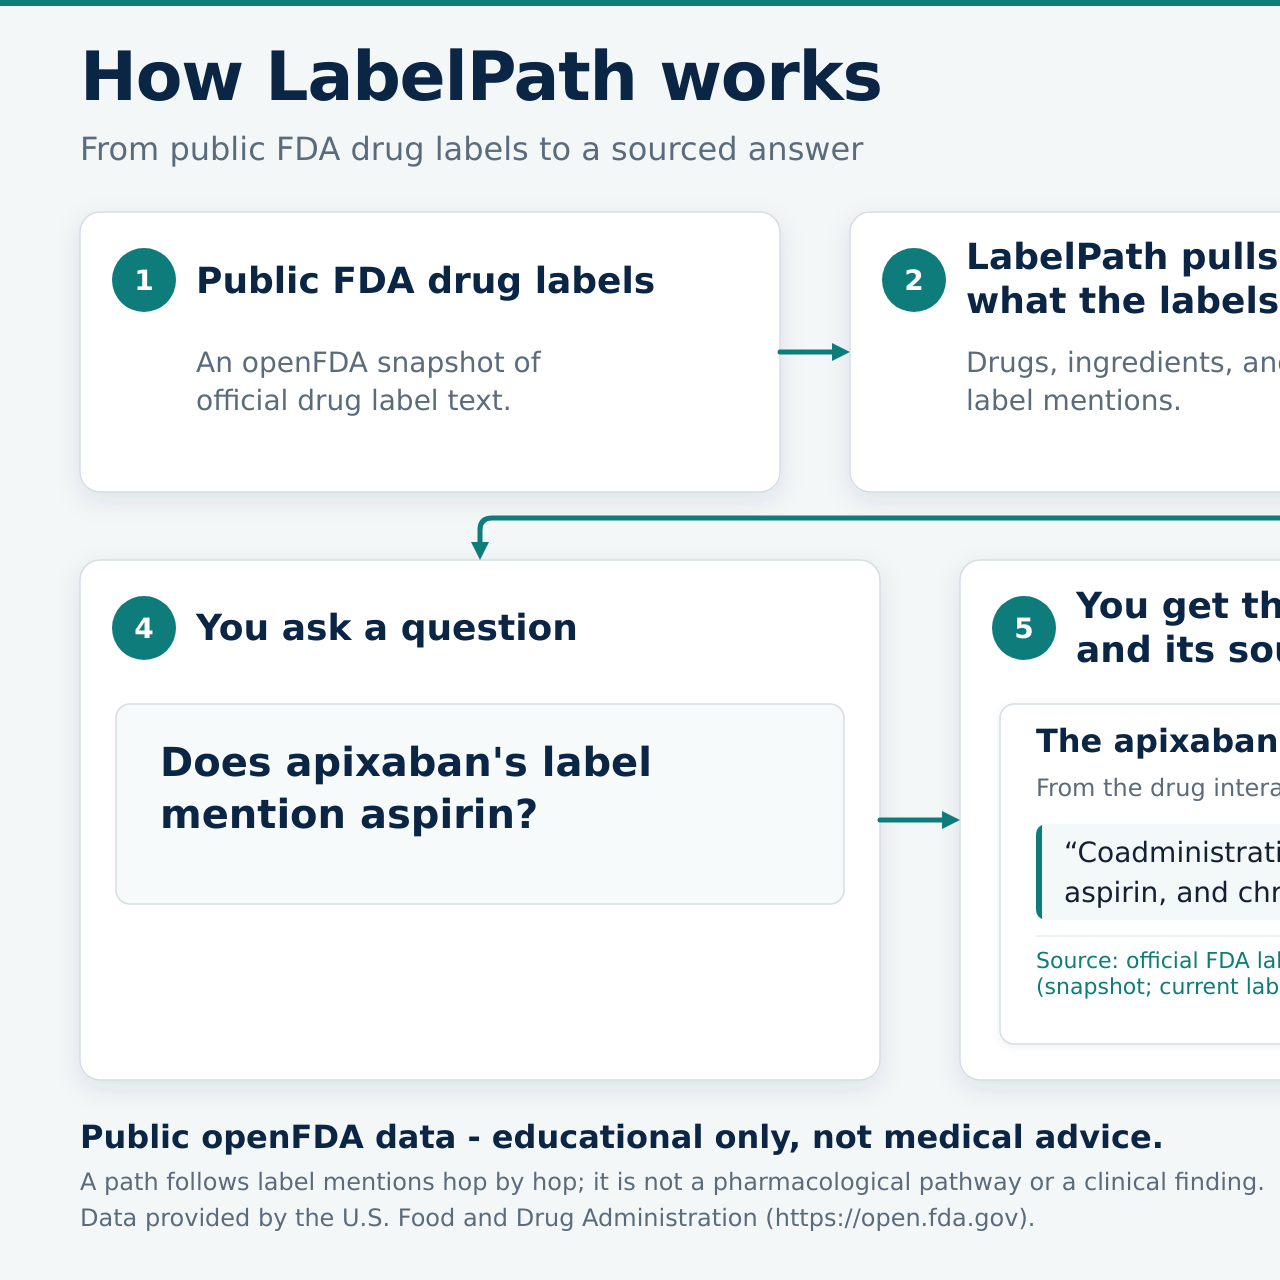
<file: docs/img/src/labelpath-flow.html>
<!doctype html>
<html lang="en">
<head>
<meta charset="utf-8">
<title>How LabelPath works</title>
<style>
  @font-face {
    font-family: Inter;
    src: url("file:///usr/share/fonts/truetype/sand-box/google/Inter/Inter-VariableFont_opsz,wght.ttf") format("truetype");
    font-weight: 100 900;
    font-style: normal;
    font-display: block;
  }
  html, body {
    margin: 0;
    padding: 0;
    background: #F4F7F8;
  }
  svg {
    display: block;
    font-family: Inter, "Noto Sans", "DejaVu Sans", Arial, sans-serif;
    text-rendering: geometricPrecision;
    shape-rendering: geometricPrecision;
  }
</style>
</head>
<body>
<svg xmlns="http://www.w3.org/2000/svg" width="2400" height="1280" viewBox="0 0 2400 1280">
  <defs>
    <filter id="cardShadow" x="-6%" y="-8%" width="112%" height="124%">
      <feDropShadow dx="0" dy="8" stdDeviation="12" flood-color="#0B2545" flood-opacity="0.10"/>
    </filter>
    <filter id="innerShadow" x="-4%" y="-6%" width="108%" height="116%">
      <feDropShadow dx="0" dy="2" stdDeviation="4" flood-color="#0B2545" flood-opacity="0.06"/>
    </filter>

      <clipPath id="quoteClip"><rect x="1036" y="824" width="1208" height="96" rx="10" ry="10"/></clipPath>
  </defs>

  <!-- canvas -->
  <rect width="2400" height="1280" fill="#F4F7F8"/>
  <rect width="2400" height="6" fill="#0E7C7B"/>

  <!-- title -->
  <text x="80" y="100" fill="#0B2545" font-size="68" font-weight="800" letter-spacing="-1.2">How LabelPath works</text>
  <text x="80" y="160" fill="#5A6B7C" font-size="32" font-weight="400">From public FDA drug labels to a sourced answer</text>

  <!-- ===== Row 1: steps 1–3 ===== -->
  <!-- card 1 -->
  <rect x="80" y="212" width="700" height="280" rx="20" ry="20" fill="#FFFFFF" stroke="#D5DEE4" stroke-width="1.5" filter="url(#cardShadow)"/>
  <circle cx="144" cy="280" r="32" fill="#0E7C7B"/>
  <text x="144" y="280" text-anchor="middle" dominant-baseline="central" fill="#FFFFFF" font-size="28" font-weight="700">1</text>
  <text x="196" y="293" fill="#0B2545" font-size="36" font-weight="650">Public FDA drug labels</text>
  <text x="196" y="372" fill="#5A6B7C" font-size="28" font-weight="400">
    <tspan x="196" dy="0">An openFDA snapshot of</tspan>
    <tspan x="196" dy="38">official drug label text.</tspan>
  </text>

  <!-- card 2 -->
  <rect x="850" y="212" width="700" height="280" rx="20" ry="20" fill="#FFFFFF" stroke="#D5DEE4" stroke-width="1.5" filter="url(#cardShadow)"/>
  <circle cx="914" cy="280" r="32" fill="#0E7C7B"/>
  <text x="914" y="280" text-anchor="middle" dominant-baseline="central" fill="#FFFFFF" font-size="28" font-weight="700">2</text>
  <text x="966" y="269" fill="#0B2545" font-size="36" font-weight="650">
    <tspan x="966" dy="0">LabelPath pulls out</tspan>
    <tspan x="966" dy="44">what the labels say</tspan>
  </text>
  <text x="966" y="372" fill="#5A6B7C" font-size="28" font-weight="400">
    <tspan x="966" dy="0">Drugs, ingredients, and</tspan>
    <tspan x="966" dy="38">label mentions.</tspan>
  </text>

  <!-- card 3 -->
  <rect x="1620" y="212" width="700" height="280" rx="20" ry="20" fill="#FFFFFF" stroke="#D5DEE4" stroke-width="1.5" filter="url(#cardShadow)"/>
  <circle cx="1684" cy="280" r="32" fill="#0E7C7B"/>
  <text x="1684" y="280" text-anchor="middle" dominant-baseline="central" fill="#FFFFFF" font-size="28" font-weight="700">3</text>
  <text x="1736" y="269" fill="#0B2545" font-size="36" font-weight="650">
    <tspan x="1736" dy="0">Stores them as</tspan>
    <tspan x="1736" dy="44">connected facts</tspan>
  </text>
  <text x="1736" y="372" fill="#5A6B7C" font-size="28" font-weight="400">
    <tspan x="1736" dy="0">In a Relate graph that lives</tspan>
    <tspan x="1736" dy="38">on your computer.</tspan>
  </text>


  <!-- ===== Row 2: steps 4–5 ===== -->
  <!-- card 4 -->
  <rect x="80" y="560" width="800" height="520" rx="20" ry="20" fill="#FFFFFF" stroke="#D5DEE4" stroke-width="1.5" filter="url(#cardShadow)"/>
  <circle cx="144" cy="628" r="32" fill="#0E7C7B"/>
  <text x="144" y="628" text-anchor="middle" dominant-baseline="central" fill="#FFFFFF" font-size="28" font-weight="700">4</text>
  <text x="196" y="640" fill="#0B2545" font-size="36" font-weight="650">You ask a question</text>

  <!-- question panel, like a query field -->
  <rect x="116" y="704" width="728" height="200" rx="14" ry="14" fill="#F7FAFA" stroke="#D5DEE4" stroke-width="1.5"/>
  <text x="160" y="776" fill="#0B2545" font-size="40" font-weight="600">
    <tspan x="160" dy="0">Does apixaban's label</tspan>
    <tspan x="160" dy="52">mention aspirin?</tspan>
  </text>

  <!-- card 5 -->
  <rect x="960" y="560" width="1360" height="520" rx="20" ry="20" fill="#FFFFFF" stroke="#D5DEE4" stroke-width="1.5" filter="url(#cardShadow)"/>
  <circle cx="1024" cy="628" r="32" fill="#0E7C7B"/>
  <text x="1024" y="628" text-anchor="middle" dominant-baseline="central" fill="#FFFFFF" font-size="28" font-weight="700">5</text>
  <text x="1076" y="618" fill="#0B2545" font-size="36" font-weight="650">
    <tspan x="1076" dy="0">You get the exact label quote</tspan>
    <tspan x="1076" dy="44">and its source link</tspan>
  </text>

  <!-- answer inner app card -->
  <rect x="1000" y="704" width="1280" height="340" rx="14" ry="14" fill="#FFFFFF" stroke="#D5DEE4" stroke-width="1.5" filter="url(#innerShadow)"/>
  <text x="1036" y="752" fill="#0B2545" font-size="32" font-weight="600">The apixaban label mentions aspirin.</text>
  <text x="1036" y="796" fill="#5A6B7C" font-size="24" font-weight="500">From the drug interactions section:</text>

  <!-- quote callout -->
  <rect x="1036" y="824" width="1208" height="96" rx="10" ry="10" fill="#F3F8F8"/>
  <rect x="1036" y="824" width="6" height="96" fill="#0E7C7B" clip-path="url(#quoteClip)"/>
  <text x="1064" y="862" fill="#142033" font-size="28" font-weight="400">
    <tspan x="1064" dy="0">“Coadministration of antiplatelet agents, fibrinolytics, heparin,</tspan>
    <tspan x="1064" dy="40">aspirin, and chronic NSAID use increases the risk of bleeding.”</tspan>
  </text>

  <line x1="1036" y1="936" x2="2244" y2="936" stroke="#E6EEF1" stroke-width="1.5"/>
  <text x="1036" y="968" fill="#0E7C7B" font-size="22" font-weight="500">
    <tspan x="1036" dy="0">Source: official FDA label on DailyMed</tspan>
    <tspan x="1036" dy="26">(snapshot; current label may differ)</tspan>
  </text>

  <!-- arrows: 1→2, 2→3, 3→4 (elbow), 4→5; each tip/tail sits on a box edge -->
  <line x1="780" y1="352" x2="834" y2="352" stroke="#0E7C7B" stroke-width="5" stroke-linecap="round"/><path d="M832 343 L850 352 L832 361 Z" fill="#0E7C7B"/>
  <line x1="1550" y1="352" x2="1604" y2="352" stroke="#0E7C7B" stroke-width="5" stroke-linecap="round"/><path d="M1602 343 L1620 352 L1602 361 Z" fill="#0E7C7B"/>
  <path d="M1970 492 L1970 506 Q1970 518 1958 518 L492 518 Q480 518 480 530 L480 544"
        fill="none" stroke="#0E7C7B" stroke-width="5" stroke-linecap="round" stroke-linejoin="round"/>
  <path d="M471 542 L480 560 L489 542 Z" fill="#0E7C7B"/>
  <line x1="880" y1="820" x2="944" y2="820" stroke="#0E7C7B" stroke-width="5" stroke-linecap="round"/><path d="M942 811 L960 820 L942 829 Z" fill="#0E7C7B"/>

  <!-- footer -->
  <text x="80" y="1148" fill="#0B2545" font-size="32" font-weight="650">Public openFDA data - educational only, not medical advice.</text>
  <text x="80" y="1190" fill="#5A6B7C" font-size="24" font-weight="400">A path follows label mentions hop by hop; it is not a pharmacological pathway or a clinical finding.</text>
  <text x="80" y="1226" fill="#5A6B7C" font-size="24" font-weight="400">Data provided by the U.S. Food and Drug Administration (https://open.fda.gov).</text>
</svg>
</body>
</html>
</file>
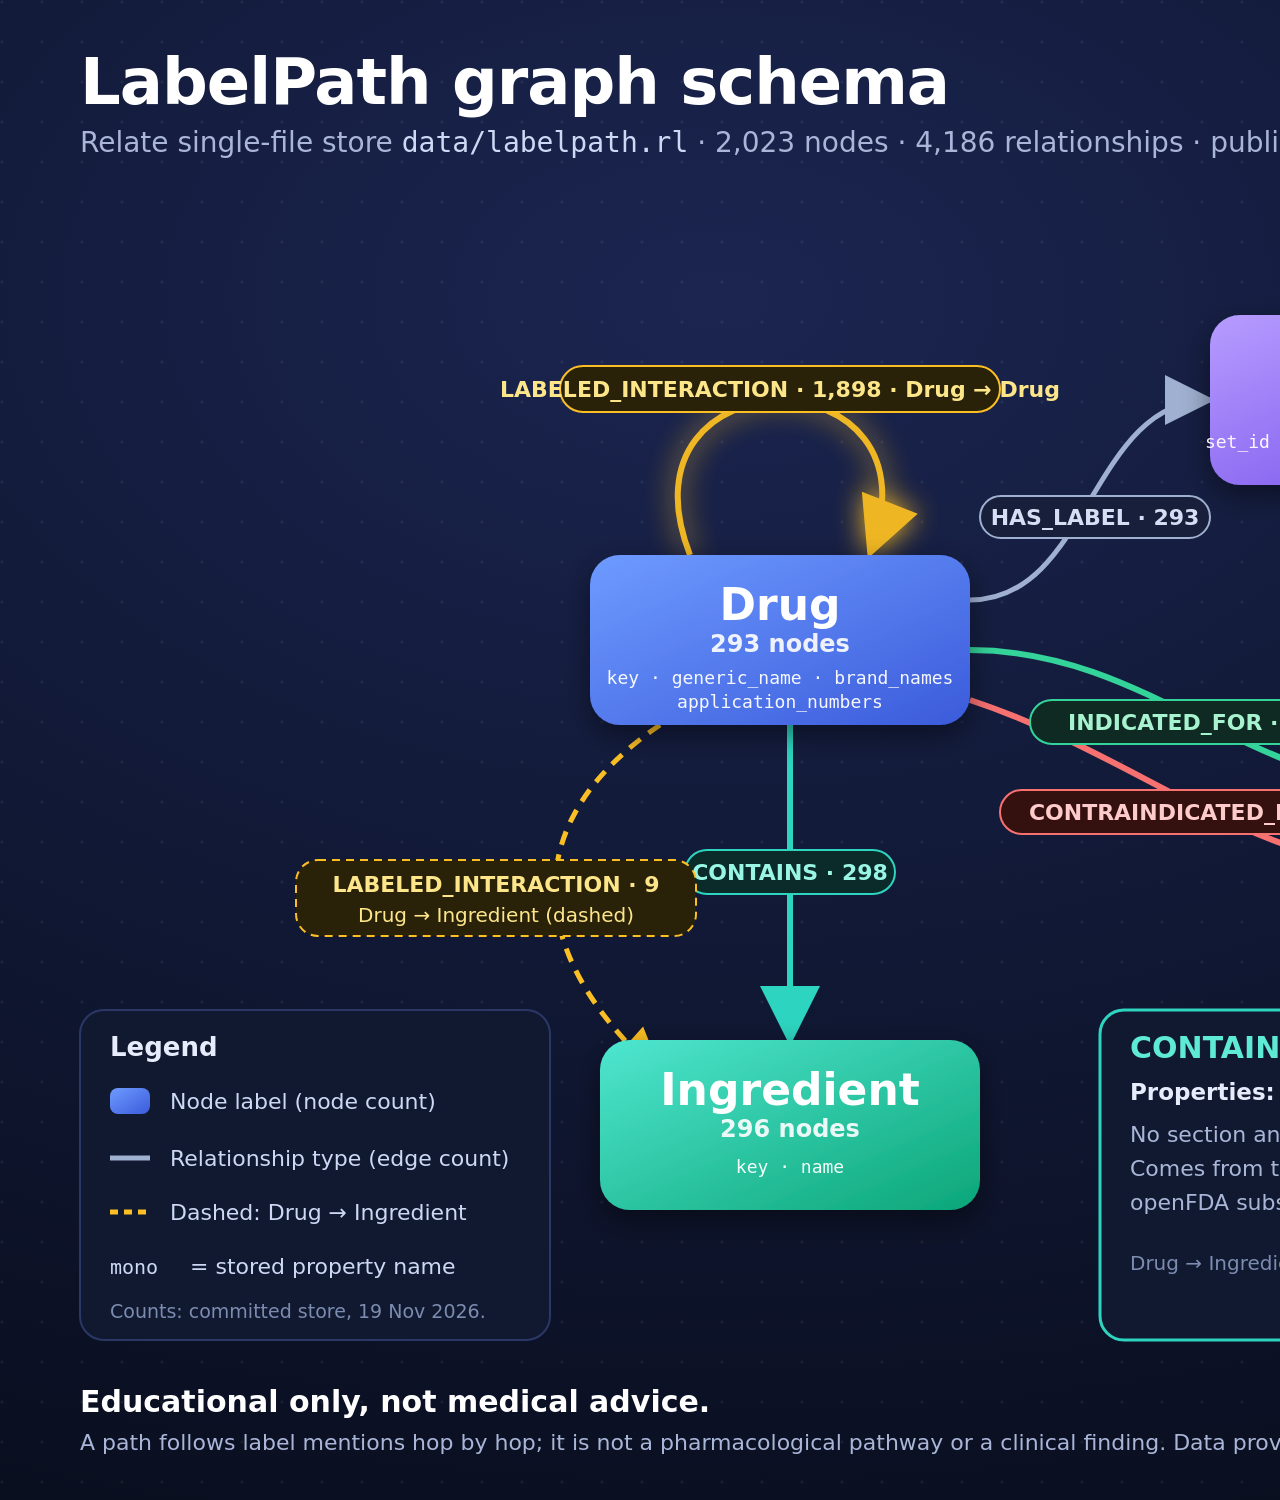
<file: docs/img/src/labelpath-schema.html>
<!doctype html><html><head><meta charset="utf-8"><style>
html,body{margin:0;padding:0;background:#0b1020}
svg{display:block;font-family:'Noto Sans','DejaVu Sans',Arial,sans-serif}
.mono{font-family:'DejaVu Sans Mono','Noto Sans Mono',monospace}
</style></head><body>
<svg xmlns="http://www.w3.org/2000/svg" width="2400" height="1500" viewBox="0 0 2400 1500">
<defs>
 <radialGradient id="bg" cx="30%" cy="20%" r="95%"><stop offset="0" stop-color="#1b2550"/><stop offset="0.55" stop-color="#0f1630"/><stop offset="1" stop-color="#080c1a"/></radialGradient>
 <pattern id="dots" width="40" height="40" patternUnits="userSpaceOnUse"><circle cx="2" cy="2" r="1.6" fill="#ffffff" opacity="0.06"/></pattern>
 <filter id="glow" x="-30%" y="-30%" width="160%" height="160%"><feGaussianBlur stdDeviation="14" result="b"/><feMerge><feMergeNode in="b"/><feMergeNode in="SourceGraphic"/></feMerge></filter>
 <filter id="shadow" x="-20%" y="-20%" width="140%" height="150%"><feDropShadow dx="0" dy="10" stdDeviation="14" flood-color="#000" flood-opacity="0.45"/></filter>
 <linearGradient id="gDrug" x1="0" y1="0" x2="1" y2="1"><stop offset="0" stop-color="#6e9bff"/><stop offset="1" stop-color="#3b5bdb"/></linearGradient>
 <linearGradient id="gLabel" x1="0" y1="0" x2="1" y2="1"><stop offset="0" stop-color="#b79cff"/><stop offset="1" stop-color="#7048e8"/></linearGradient>
 <linearGradient id="gSection" x1="0" y1="0" x2="1" y2="1"><stop offset="0" stop-color="#ff8fc4"/><stop offset="1" stop-color="#d6336c"/></linearGradient>
 <linearGradient id="gIng" x1="0" y1="0" x2="1" y2="1"><stop offset="0" stop-color="#4ee6cf"/><stop offset="1" stop-color="#0ca678"/></linearGradient>
 <linearGradient id="gCond" x1="0" y1="0" x2="1" y2="1"><stop offset="0" stop-color="#ffb066"/><stop offset="1" stop-color="#f08c00"/></linearGradient>
 <marker id="aGray" viewBox="0 0 12 12" refX="10" refY="6" markerWidth="12" markerHeight="12" orient="auto"><path d="M1 1 L11 6 L1 11 z" fill="#9fb0d0"/></marker>
 <marker id="aTeal" viewBox="0 0 12 12" refX="10" refY="6" markerWidth="12" markerHeight="12" orient="auto"><path d="M1 1 L11 6 L1 11 z" fill="#2dd4bf"/></marker>
 <marker id="aGreen" viewBox="0 0 12 12" refX="10" refY="6" markerWidth="12" markerHeight="12" orient="auto"><path d="M1 1 L11 6 L1 11 z" fill="#34d399"/></marker>
 <marker id="aRed" viewBox="0 0 12 12" refX="10" refY="6" markerWidth="12" markerHeight="12" orient="auto"><path d="M1 1 L11 6 L1 11 z" fill="#f87171"/></marker>
 <marker id="aAmber" viewBox="0 0 12 12" refX="10" refY="6" markerWidth="12" markerHeight="12" orient="auto"><path d="M1 1 L11 6 L1 11 z" fill="#fbbf24"/></marker>
</defs>
<rect width="2400" height="1500" fill="url(#bg)"/><rect width="2400" height="1500" fill="url(#dots)"/>

<!-- title -->
<text x="80" y="104" fill="#ffffff" font-size="64" font-weight="800" letter-spacing="-1">LabelPath graph schema</text>
<text x="80" y="152" fill="#a9b6d8" font-size="28">Relate single-file store <tspan class="mono" fill="#cdd8f5">data/labelpath.rl</tspan> · 2,023 nodes · 4,186 relationships · public FDA label text (openFDA snapshot, 19 Nov 2026)</text>

<!-- EDGES -->
<!-- LABELED_INTERACTION self loop Drug->Drug -->
<path d="M 690 555 C 610 350, 950 350, 870 553" fill="none" stroke="#fbbf24" stroke-width="6" marker-end="url(#aAmber)" filter="url(#glow)" opacity="0.95"/>
<!-- HAS_LABEL -->
<path d="M 970 600 C 1090 600, 1090 400, 1210 400" fill="none" stroke="#9fb0d0" stroke-width="5" marker-end="url(#aGray)"/>
<!-- HAS_SECTION -->
<line x1="1590" y1="400" x2="1958" y2="400" stroke="#9fb0d0" stroke-width="5" marker-end="url(#aGray)"/>
<!-- INDICATED_FOR -->
<path d="M 970 650 C 1150 650, 1250 790, 1430 790" fill="none" stroke="#34d399" stroke-width="6" marker-end="url(#aGreen)"/>
<!-- CONTRAINDICATED_IN -->
<path d="M 970 700 C 1150 760, 1250 870, 1430 870" fill="none" stroke="#f87171" stroke-width="6" marker-end="url(#aRed)"/>
<!-- CONTAINS -->
<line x1="790" y1="725" x2="790" y2="1040" stroke="#2dd4bf" stroke-width="6" marker-end="url(#aTeal)"/>
<!-- LABELED_INTERACTION Drug->Ingredient (dashed) -->
<path d="M 660 725 C 520 820, 520 950, 660 1075" fill="none" stroke="#fbbf24" stroke-width="5" stroke-dasharray="14 10" marker-end="url(#aAmber)"/>

<!-- EDGE LABEL PILLS -->
<g font-size="22" font-weight="700" text-anchor="middle">
 <rect x="560" y="366" width="440" height="46" rx="23" fill="#2a2208" stroke="#fbbf24" stroke-width="2"/>
 <text x="780" y="397" fill="#fde68a">LABELED_INTERACTION · 1,898 · Drug → Drug</text>
 <rect x="980" y="496" width="230" height="42" rx="21" fill="#171f3b" stroke="#9fb0d0" stroke-width="2"/>
 <text x="1095" y="525" fill="#d5def3">HAS_LABEL · 293</text>
 <rect x="1598" y="336" width="354" height="42" rx="21" fill="#171f3b" stroke="#9fb0d0" stroke-width="2"/>
 <text x="1775" y="365" fill="#d5def3" font-size="21">HAS_SECTION {kind} · 1,062</text>
 <rect x="1030" y="700" width="340" height="44" rx="22" fill="#0e2a22" stroke="#34d399" stroke-width="2"/>
 <text x="1200" y="730" fill="#a7f3d0">INDICATED_FOR · 426</text>
 <rect x="1000" y="790" width="400" height="44" rx="22" fill="#34100f" stroke="#f87171" stroke-width="2"/>
 <text x="1200" y="820" fill="#fecaca">CONTRAINDICATED_IN · 200</text>
 <rect x="685" y="850" width="210" height="44" rx="22" fill="#0b2a2a" stroke="#2dd4bf" stroke-width="2"/>
 <text x="790" y="880" fill="#99f6e4">CONTAINS · 298</text>
 <rect x="296" y="860" width="400" height="76" rx="22" fill="#2a2208" stroke="#fbbf24" stroke-width="2" stroke-dasharray="8 6"/>
 <text x="496" y="892" fill="#fde68a">LABELED_INTERACTION · 9</text>
 <text x="496" y="922" fill="#fde68a" font-weight="500" font-size="20">Drug → Ingredient (dashed)</text>
</g>

<!-- NODES -->
<g filter="url(#shadow)">
 <!-- Drug -->
 <rect x="590" y="555" width="380" height="170" rx="30" fill="url(#gDrug)"/>
 <!-- Label -->
 <rect x="1210" y="315" width="380" height="170" rx="30" fill="url(#gLabel)"/>
 <!-- Section -->
 <rect x="1960" y="315" width="380" height="170" rx="30" fill="url(#gSection)"/>
 <!-- Condition -->
 <rect x="1430" y="745" width="380" height="170" rx="30" fill="url(#gCond)"/>
 <!-- Ingredient -->
 <rect x="600" y="1040" width="380" height="170" rx="30" fill="url(#gIng)"/>
</g>
<g fill="#ffffff" text-anchor="middle">
 <text x="780" y="620" font-size="44" font-weight="800">Drug</text><text x="780" y="652" font-size="24" font-weight="600" opacity="0.9">293 nodes</text>
 <text x="780" y="684" class="mono" font-size="18" opacity="0.95">key · generic_name · brand_names</text><text x="780" y="708" class="mono" font-size="18" opacity="0.95">application_numbers</text>
 <text x="1400" y="380" font-size="44" font-weight="800">Label</text><text x="1400" y="412" font-size="24" font-weight="600" opacity="0.9">293 nodes</text>
 <text x="1400" y="448" class="mono" font-size="18" opacity="0.95">set_id · effective_time · source_url</text>
 <text x="2150" y="380" font-size="44" font-weight="800">Section</text><text x="2150" y="412" font-size="24" font-weight="600" opacity="0.9">1,062 nodes</text>
 <text x="2150" y="448" class="mono" font-size="18" opacity="0.95">kind · text</text>
 <text x="1620" y="810" font-size="44" font-weight="800">Condition</text><text x="1620" y="842" font-size="24" font-weight="600" opacity="0.9">79 nodes</text>
 <text x="1620" y="878" class="mono" font-size="18" opacity="0.95">key · name</text>
 <text x="790" y="1105" font-size="44" font-weight="800">Ingredient</text><text x="790" y="1137" font-size="24" font-weight="600" opacity="0.9">296 nodes</text>
 <text x="790" y="1173" class="mono" font-size="18" opacity="0.95">key · name</text>
</g>

<!-- PROPERTY CARDS -->
<g>
 <rect x="1100" y="1010" width="390" height="330" rx="24" fill="#10192f" stroke="#2dd4bf" stroke-width="3"/>
 <text x="1130" y="1058" fill="#5eead4" font-size="30" font-weight="800">CONTAINS</text>
 <text x="1130" y="1100" fill="#e6ecfb" font-size="23" font-weight="700">Properties: none</text>
 <text x="1130" y="1142" fill="#a9b6d8" font-size="22">No section and no snippet.</text>
 <text x="1130" y="1176" fill="#a9b6d8" font-size="22">Comes from the structured</text>
 <text x="1130" y="1210" fill="#a9b6d8" font-size="22">openFDA substance list.</text>
 <text x="1130" y="1270" fill="#7c8bb0" font-size="20">Drug → Ingredient · 298</text>

 <rect x="1520" y="1010" width="390" height="330" rx="24" fill="#10192f" stroke="#34d399" stroke-width="3"/>
 <text x="1550" y="1052" fill="#6ee7b7" font-size="27" font-weight="800">INDICATED_FOR</text>
 <text x="1550" y="1088" fill="#fca5a5" font-size="27" font-weight="800">CONTRAINDICATED_IN</text>
 <text x="1550" y="1138" fill="#e6ecfb" font-size="22" font-weight="700">Edge properties</text>
 <text x="1550" y="1176" fill="#cdd8f5" class="mono" font-size="22">source_kind</text>
 <text x="1550" y="1210" fill="#cdd8f5" class="mono" font-size="22">summary  (snippet)</text>
 <text x="1550" y="1244" fill="#cdd8f5" class="mono" font-size="22">source_set_id</text>
 <text x="1550" y="1292" fill="#7c8bb0" font-size="20">Drug → Condition · phrase match</text>
 <text x="1550" y="1320" fill="#7c8bb0" font-size="20">from the label section</text>

 <rect x="1940" y="1010" width="390" height="330" rx="24" fill="#10192f" stroke="#fbbf24" stroke-width="3"/>
 <text x="1970" y="1058" fill="#fcd34d" font-size="27" font-weight="800">LABELED_INTERACTION</text>
 <text x="1970" y="1100" fill="#e6ecfb" font-size="22" font-weight="700">Edge properties</text>
 <text x="1970" y="1138" fill="#cdd8f5" class="mono" font-size="22">source_kind</text>
 <text x="1970" y="1172" fill="#cdd8f5" class="mono" font-size="22">summary  (snippet)</text>
 <text x="1970" y="1206" fill="#cdd8f5" class="mono" font-size="22">source_set_id</text>
 <text x="1970" y="1240" fill="#cdd8f5" class="mono" font-size="22">matched_name</text>
 <text x="1970" y="1288" fill="#7c8bb0" font-size="20">A label mention, not a clinical</text>
 <text x="1970" y="1316" fill="#7c8bb0" font-size="20">finding · 1,907 edges</text>
</g>

<!-- LEGEND -->
<g>
 <rect x="80" y="1010" width="470" height="330" rx="24" fill="#10192f" stroke="#2b3866" stroke-width="2"/>
 <text x="110" y="1056" fill="#e6ecfb" font-size="26" font-weight="800">Legend</text>
 <g font-size="22" fill="#cdd8f5">
  <rect x="110" y="1088" width="40" height="26" rx="8" fill="url(#gDrug)"/><text x="170" y="1109">Node label (node count)</text>
  <line x1="110" y1="1158" x2="150" y2="1158" stroke="#9fb0d0" stroke-width="5"/><text x="170" y="1166">Relationship type (edge count)</text>
  <line x1="110" y1="1212" x2="150" y2="1212" stroke="#fbbf24" stroke-width="5" stroke-dasharray="8 6"/><text x="170" y="1220">Dashed: Drug → Ingredient</text>
  <text x="110" y="1274" class="mono" font-size="20" fill="#cdd8f5">mono</text><text x="190" y="1274">= stored property name</text>
 </g>
 <text x="110" y="1318" fill="#7c8bb0" font-size="19">Counts: committed store, 19 Nov 2026.</text>
</g>

<!-- FOOTER -->
<text x="80" y="1412" fill="#ffffff" font-size="30" font-weight="800">Educational only, not medical advice.</text>
<text x="80" y="1450" fill="#a9b6d8" font-size="22">A path follows label mentions hop by hop; it is not a pharmacological pathway or a clinical finding. Data provided by the U.S. Food and Drug Administration (https://open.fda.gov).</text>
</svg></body></html>
</file>
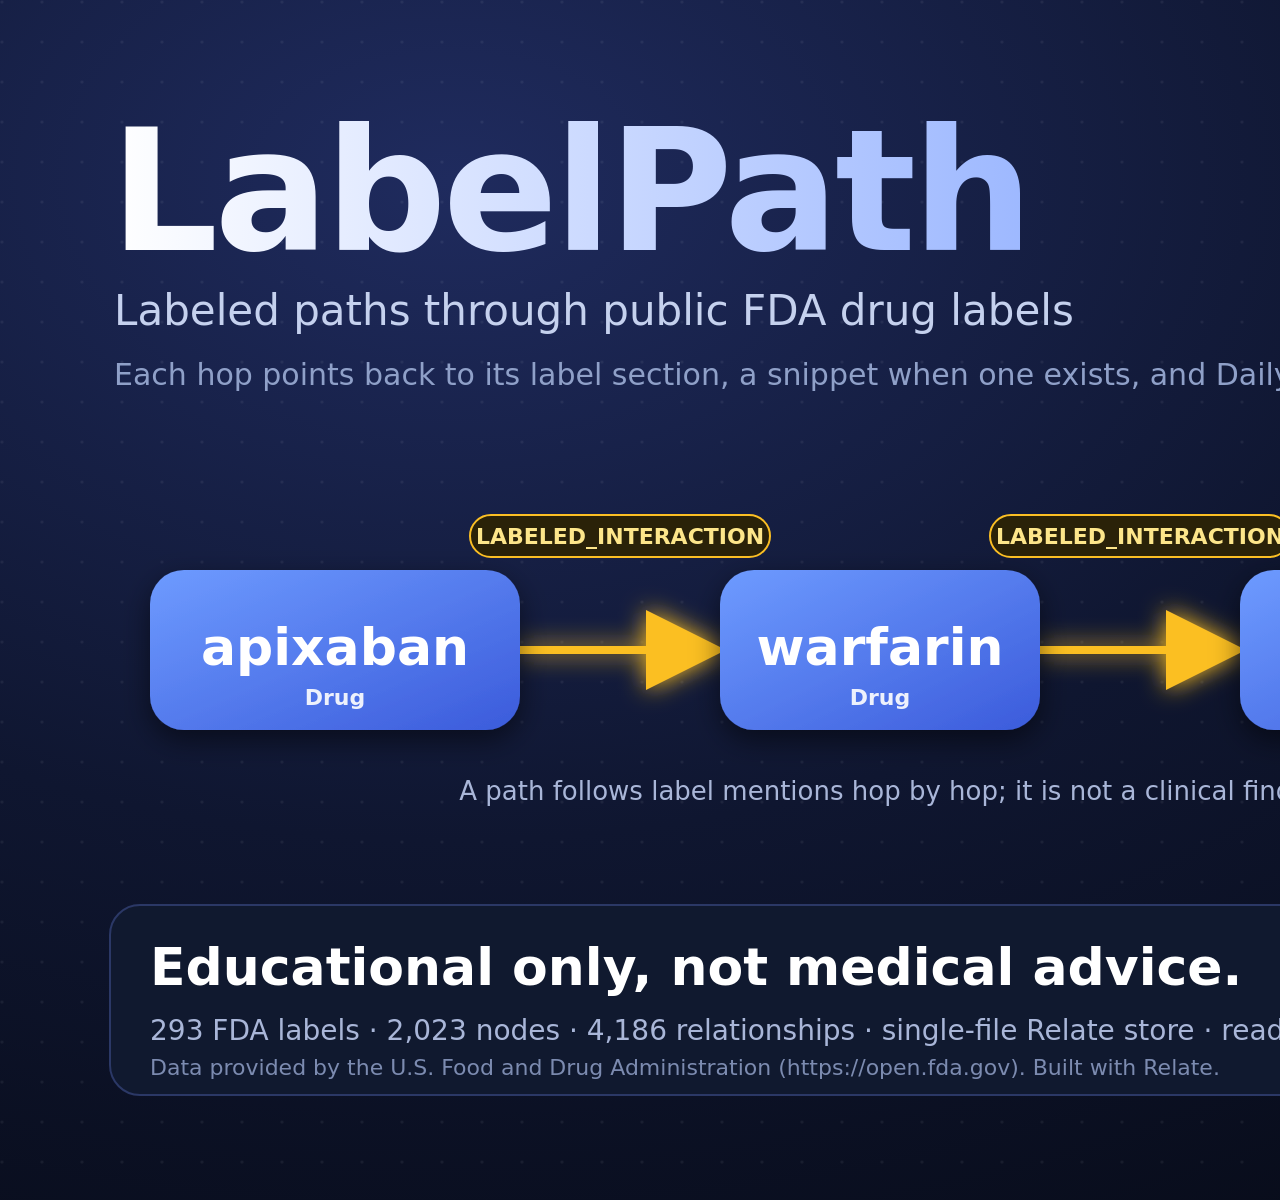
<file: docs/img/src/labelpath-thumbnail.html>
<!doctype html><html><head><meta charset="utf-8"><style>html,body{margin:0;background:#0b1020}svg{display:block;font-family:'Noto Sans','DejaVu Sans',Arial,sans-serif}.mono{font-family:'DejaVu Sans Mono',monospace}</style></head><body>
<svg xmlns="http://www.w3.org/2000/svg" width="1800" height="1200" viewBox="0 0 1800 1200">
<defs>
 <radialGradient id="bg" cx="25%" cy="15%" r="100%"><stop offset="0" stop-color="#1f2b5e"/><stop offset="0.55" stop-color="#0f1630"/><stop offset="1" stop-color="#080c1a"/></radialGradient>
 <pattern id="dots" width="40" height="40" patternUnits="userSpaceOnUse"><circle cx="2" cy="2" r="1.6" fill="#fff" opacity="0.06"/></pattern>
 <filter id="shadow" x="-20%" y="-20%" width="140%" height="150%"><feDropShadow dx="0" dy="10" stdDeviation="14" flood-color="#000" flood-opacity="0.5"/></filter>
 <filter id="glow" filterUnits="userSpaceOnUse" x="0" y="0" width="1800" height="1200"><feGaussianBlur stdDeviation="12" result="b"/><feMerge><feMergeNode in="b"/><feMergeNode in="SourceGraphic"/></feMerge></filter>
 <linearGradient id="gDrug" x1="0" y1="0" x2="1" y2="1"><stop offset="0" stop-color="#6e9bff"/><stop offset="1" stop-color="#3b5bdb"/></linearGradient>
 <linearGradient id="gTitle" x1="0" y1="0" x2="1" y2="0"><stop offset="0" stop-color="#ffffff"/><stop offset="1" stop-color="#9db8ff"/></linearGradient>
 <marker id="aAmber" viewBox="0 0 12 12" refX="10" refY="6" markerWidth="12" markerHeight="12" orient="auto"><path d="M1 1 L11 6 L1 11 z" fill="#fbbf24"/></marker>
</defs>
<rect width="1800" height="1200" fill="url(#bg)"/><rect width="1800" height="1200" fill="url(#dots)"/>
<text x="110" y="250" font-size="170" font-weight="800" fill="url(#gTitle)" letter-spacing="-4">LabelPath</text>
<text x="114" y="325" font-size="42" fill="#c5d1ee">Labeled paths through public FDA drug labels</text>
<text x="114" y="385" font-size="30" fill="#8fa0c8">Each hop points back to its label section, a snippet when one exists, and DailyMed.</text>

<!-- motif: apixaban -> warfarin -> aspirin -->
<line x1="520" y1="650" x2="718" y2="650" stroke="#fbbf24" stroke-width="8" marker-end="url(#aAmber)" filter="url(#glow)"/>
<line x1="1040" y1="650" x2="1238" y2="650" stroke="#fbbf24" stroke-width="8" marker-end="url(#aAmber)" filter="url(#glow)"/>
<g filter="url(#shadow)">
 <rect x="150" y="570" width="370" height="160" rx="34" fill="url(#gDrug)"/>
 <rect x="720" y="570" width="320" height="160" rx="34" fill="url(#gDrug)"/>
 <rect x="1240" y="570" width="320" height="160" rx="34" fill="url(#gDrug)"/>
</g>
<g fill="#fff" text-anchor="middle" font-weight="800">
 <text x="335" y="665" font-size="52">apixaban</text><text x="880" y="665" font-size="52">warfarin</text><text x="1400" y="665" font-size="52">aspirin</text>
 <g font-size="22" font-weight="600" opacity="0.9"><text x="335" y="705">Drug</text><text x="880" y="705">Drug</text><text x="1400" y="705">Drug</text></g>
</g>
<g font-size="22" font-weight="700" text-anchor="middle">
 <rect x="470" y="515" width="300" height="42" rx="21" fill="#2a2208" stroke="#fbbf24" stroke-width="2"/><text x="620" y="544" fill="#fde68a">LABELED_INTERACTION</text>
 <rect x="990" y="515" width="300" height="42" rx="21" fill="#2a2208" stroke="#fbbf24" stroke-width="2"/><text x="1140" y="544" fill="#fde68a">LABELED_INTERACTION</text>
</g>
<text x="900" y="800" text-anchor="middle" font-size="26" fill="#a9b6d8">A path follows label mentions hop by hop; it is not a clinical finding.</text>

<g>
 <rect x="110" y="905" width="1580" height="190" rx="30" fill="#10192f" stroke="#2b3866" stroke-width="2"/>
 <text x="150" y="985" font-size="52" font-weight="800" fill="#fff">Educational only, not medical advice.</text>
 <text x="150" y="1040" font-size="28" fill="#a9b6d8">293 FDA labels · 2,023 nodes · 4,186 relationships · single-file Relate store · read-only CLI, UI and MCP</text>
 <text x="150" y="1075" font-size="22" fill="#7c8bb0">Data provided by the U.S. Food and Drug Administration (https://open.fda.gov). Built with Relate.</text>
</g>
</svg></body></html>
</file>
